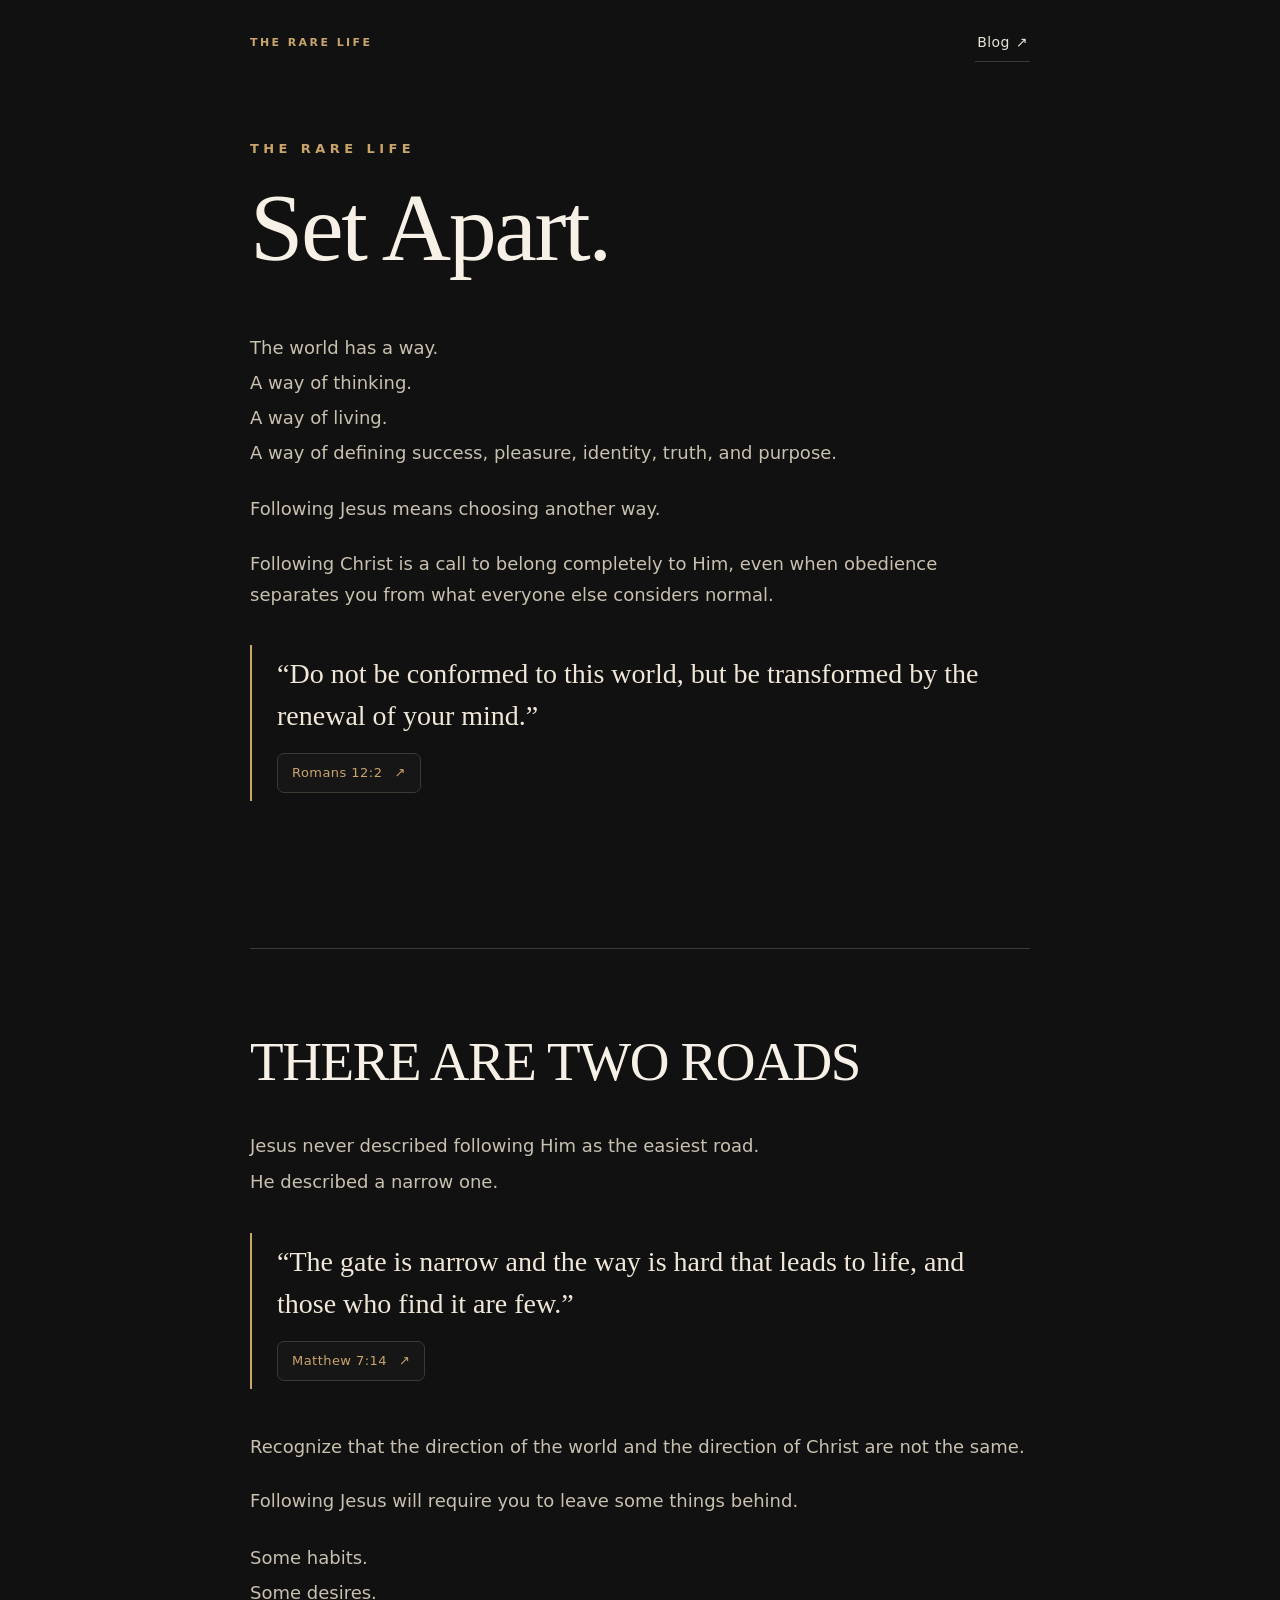
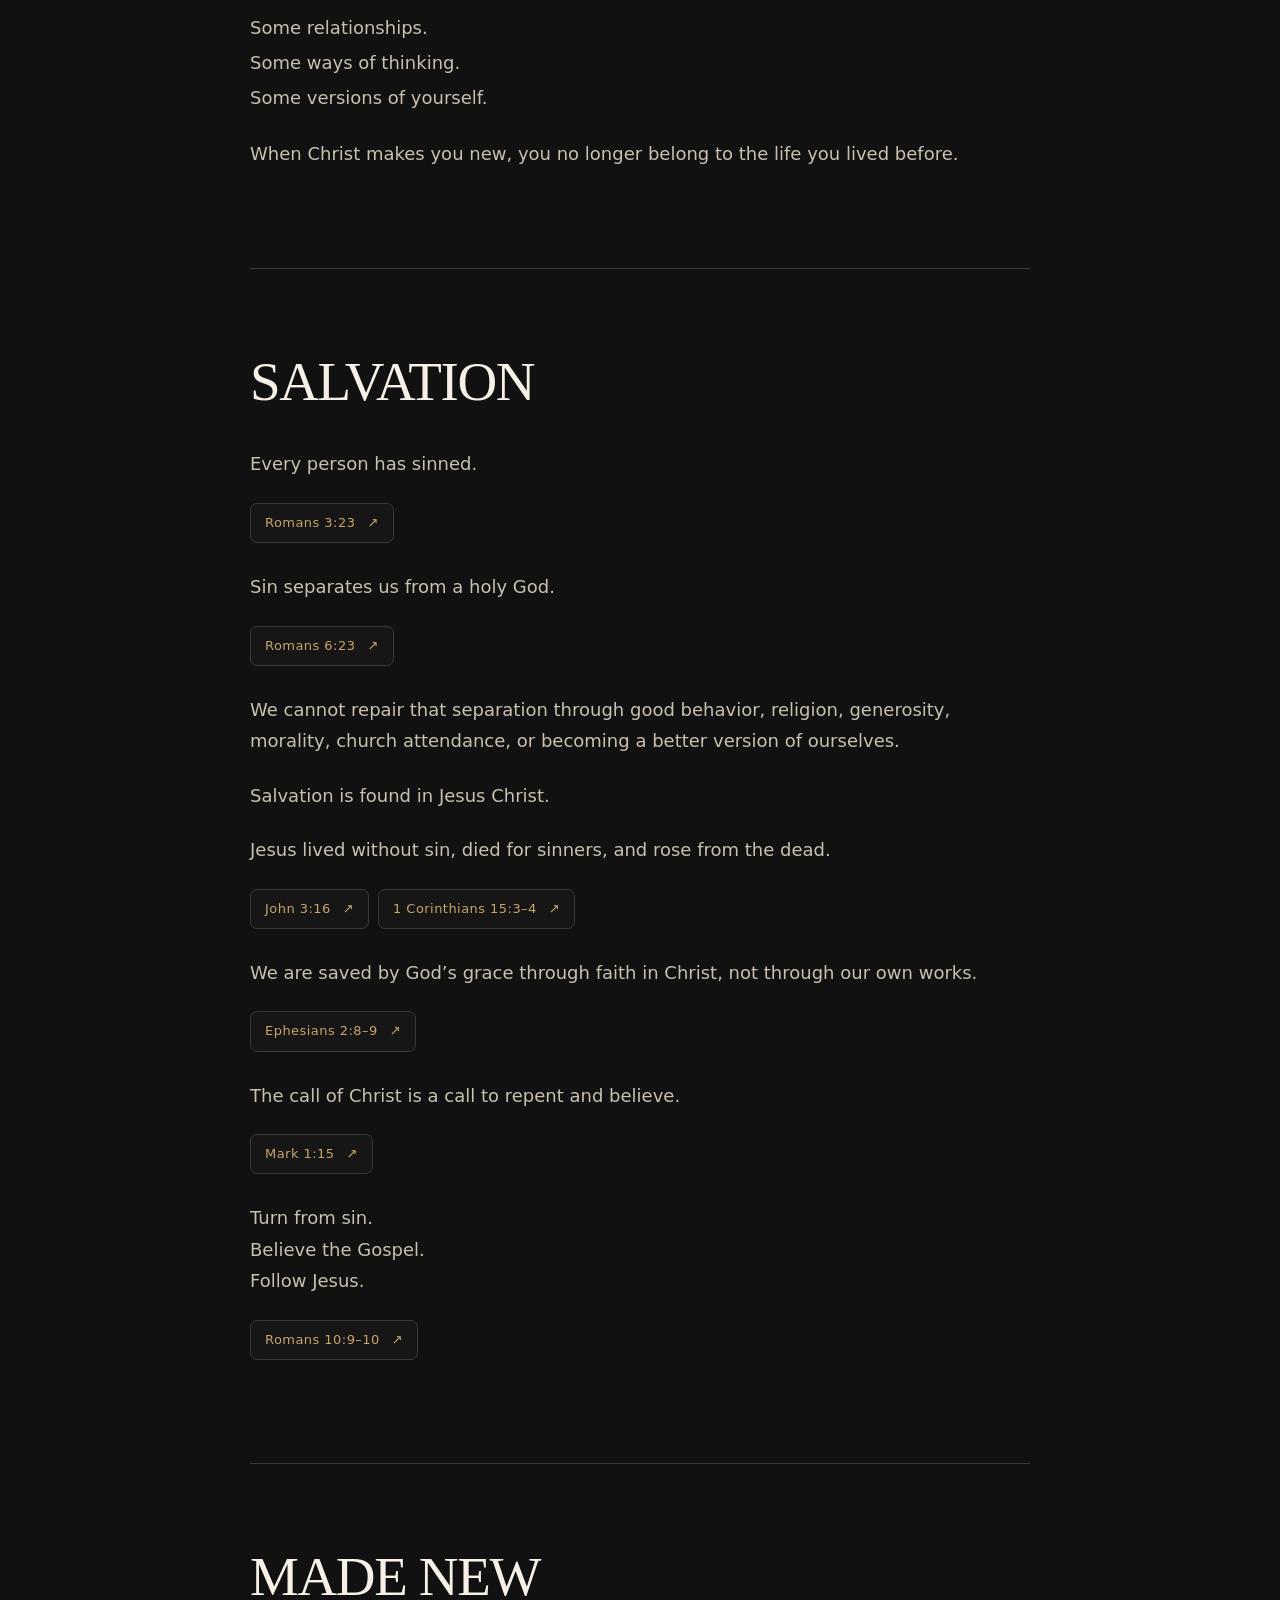
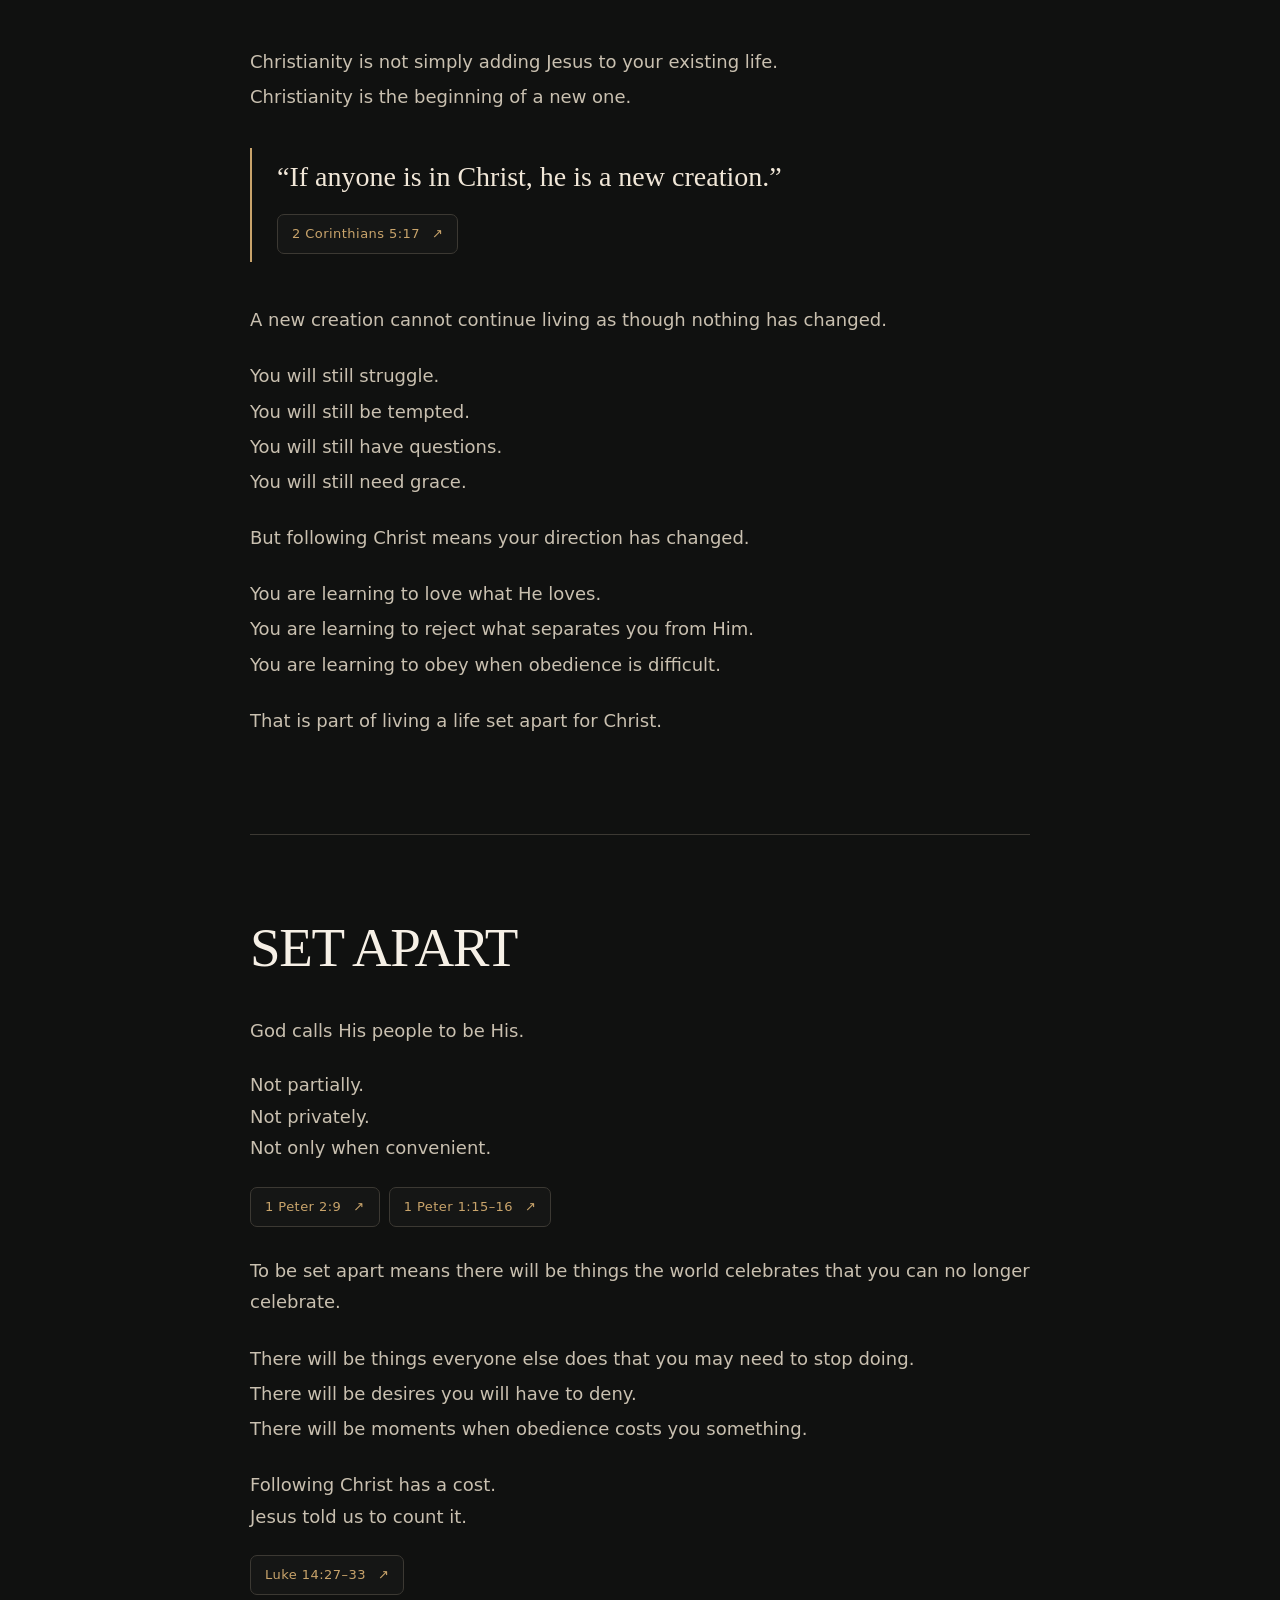
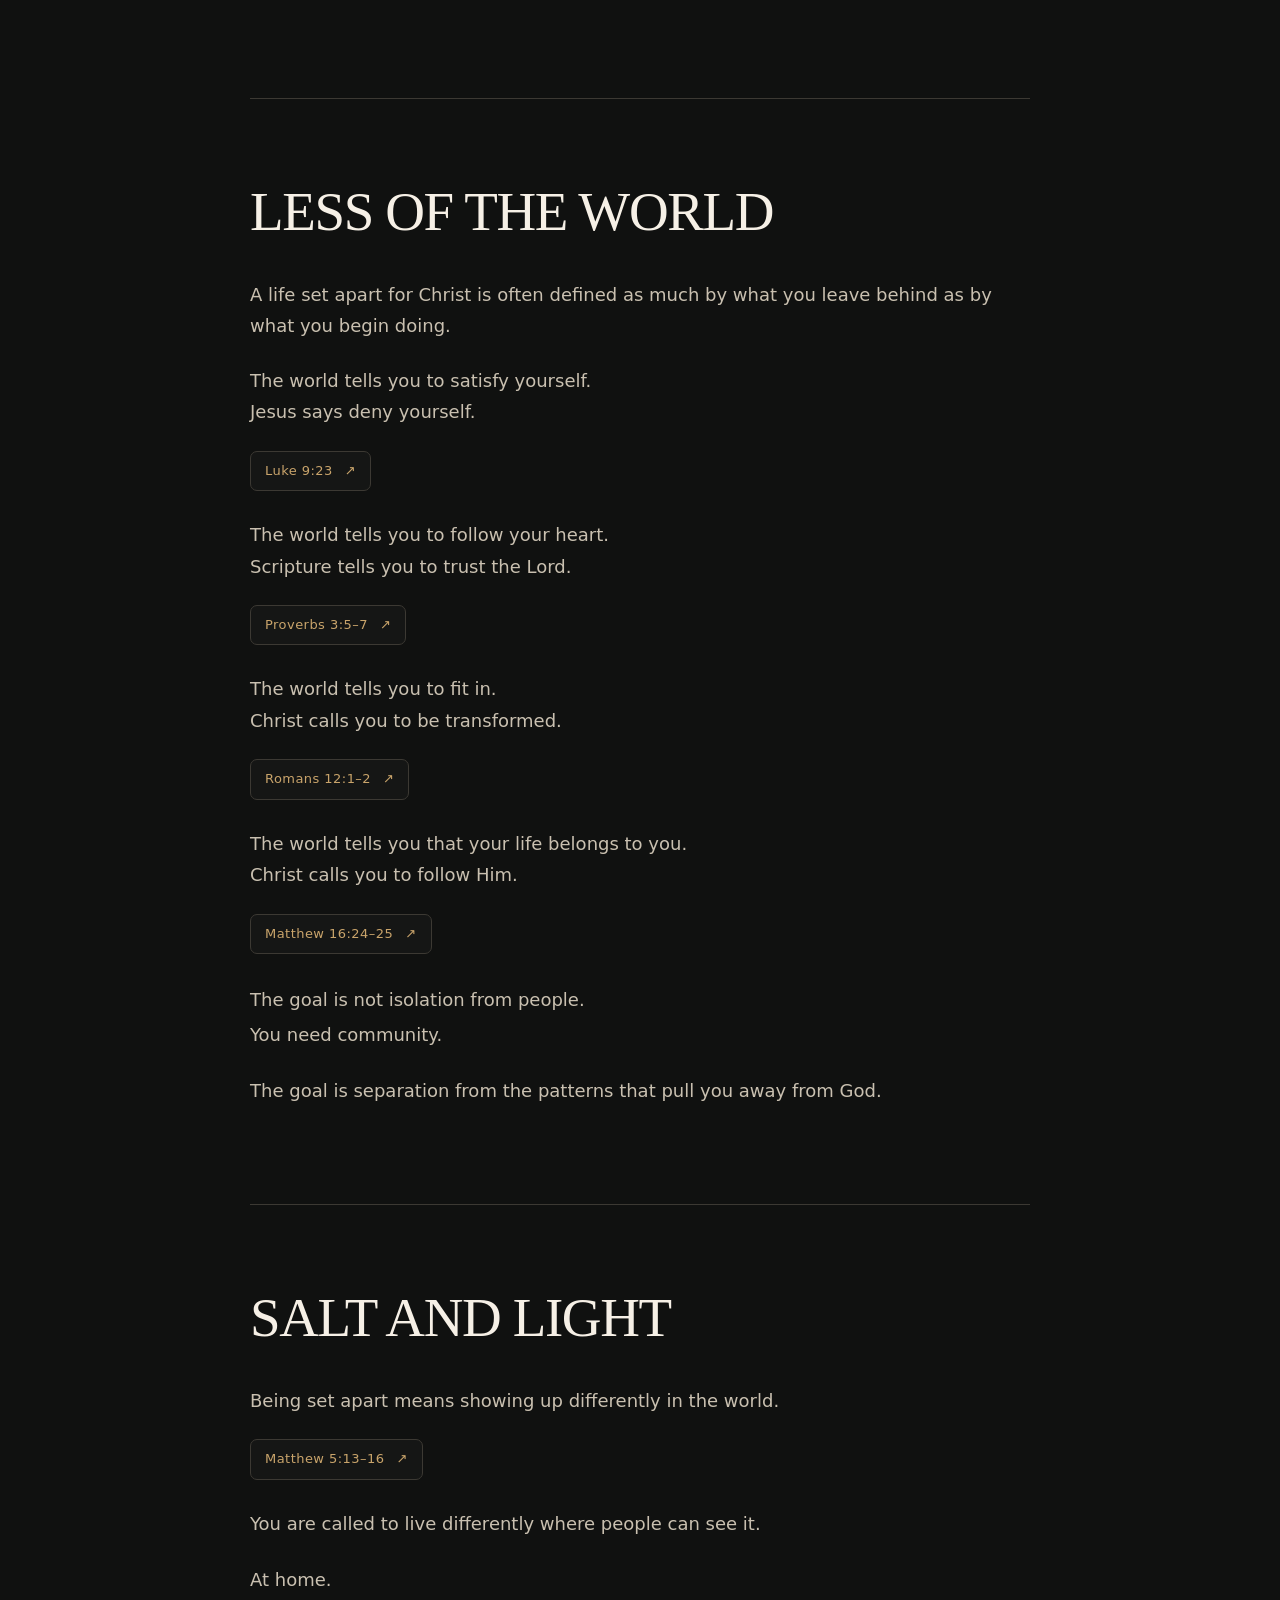
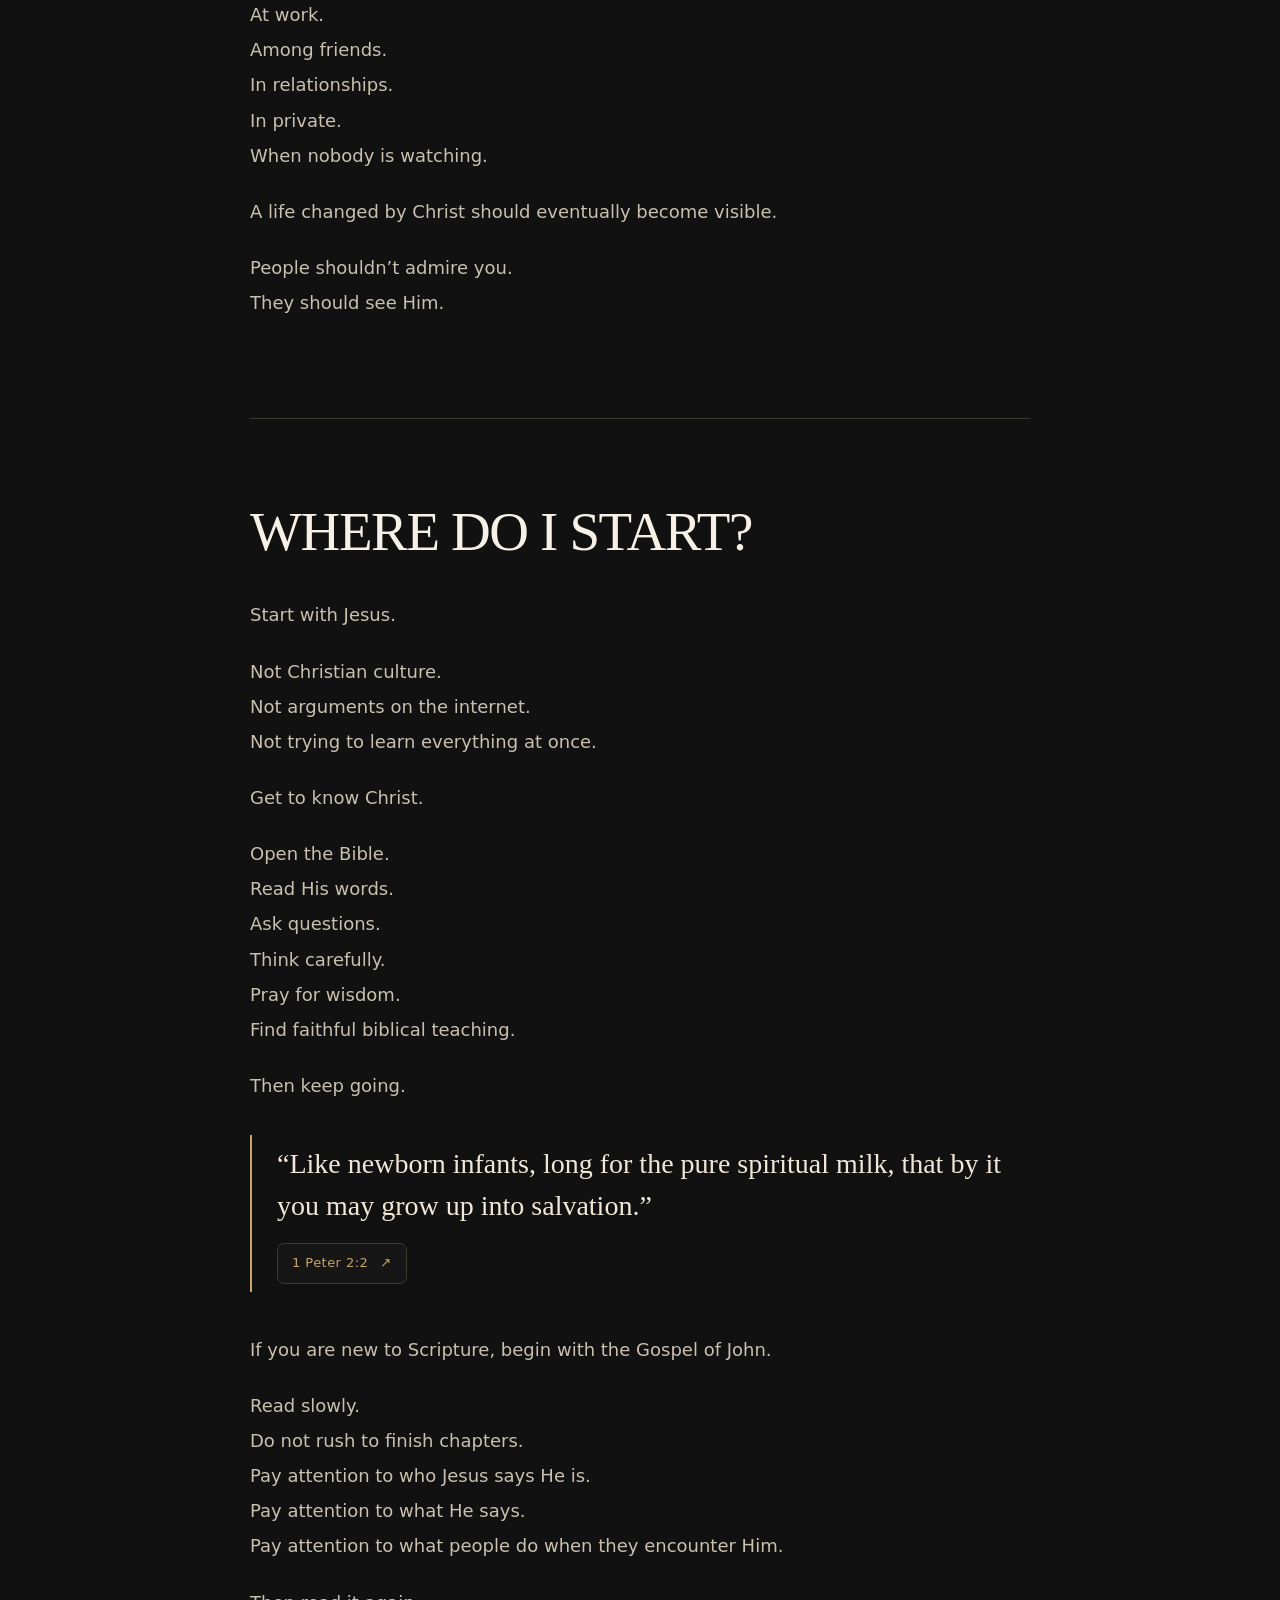
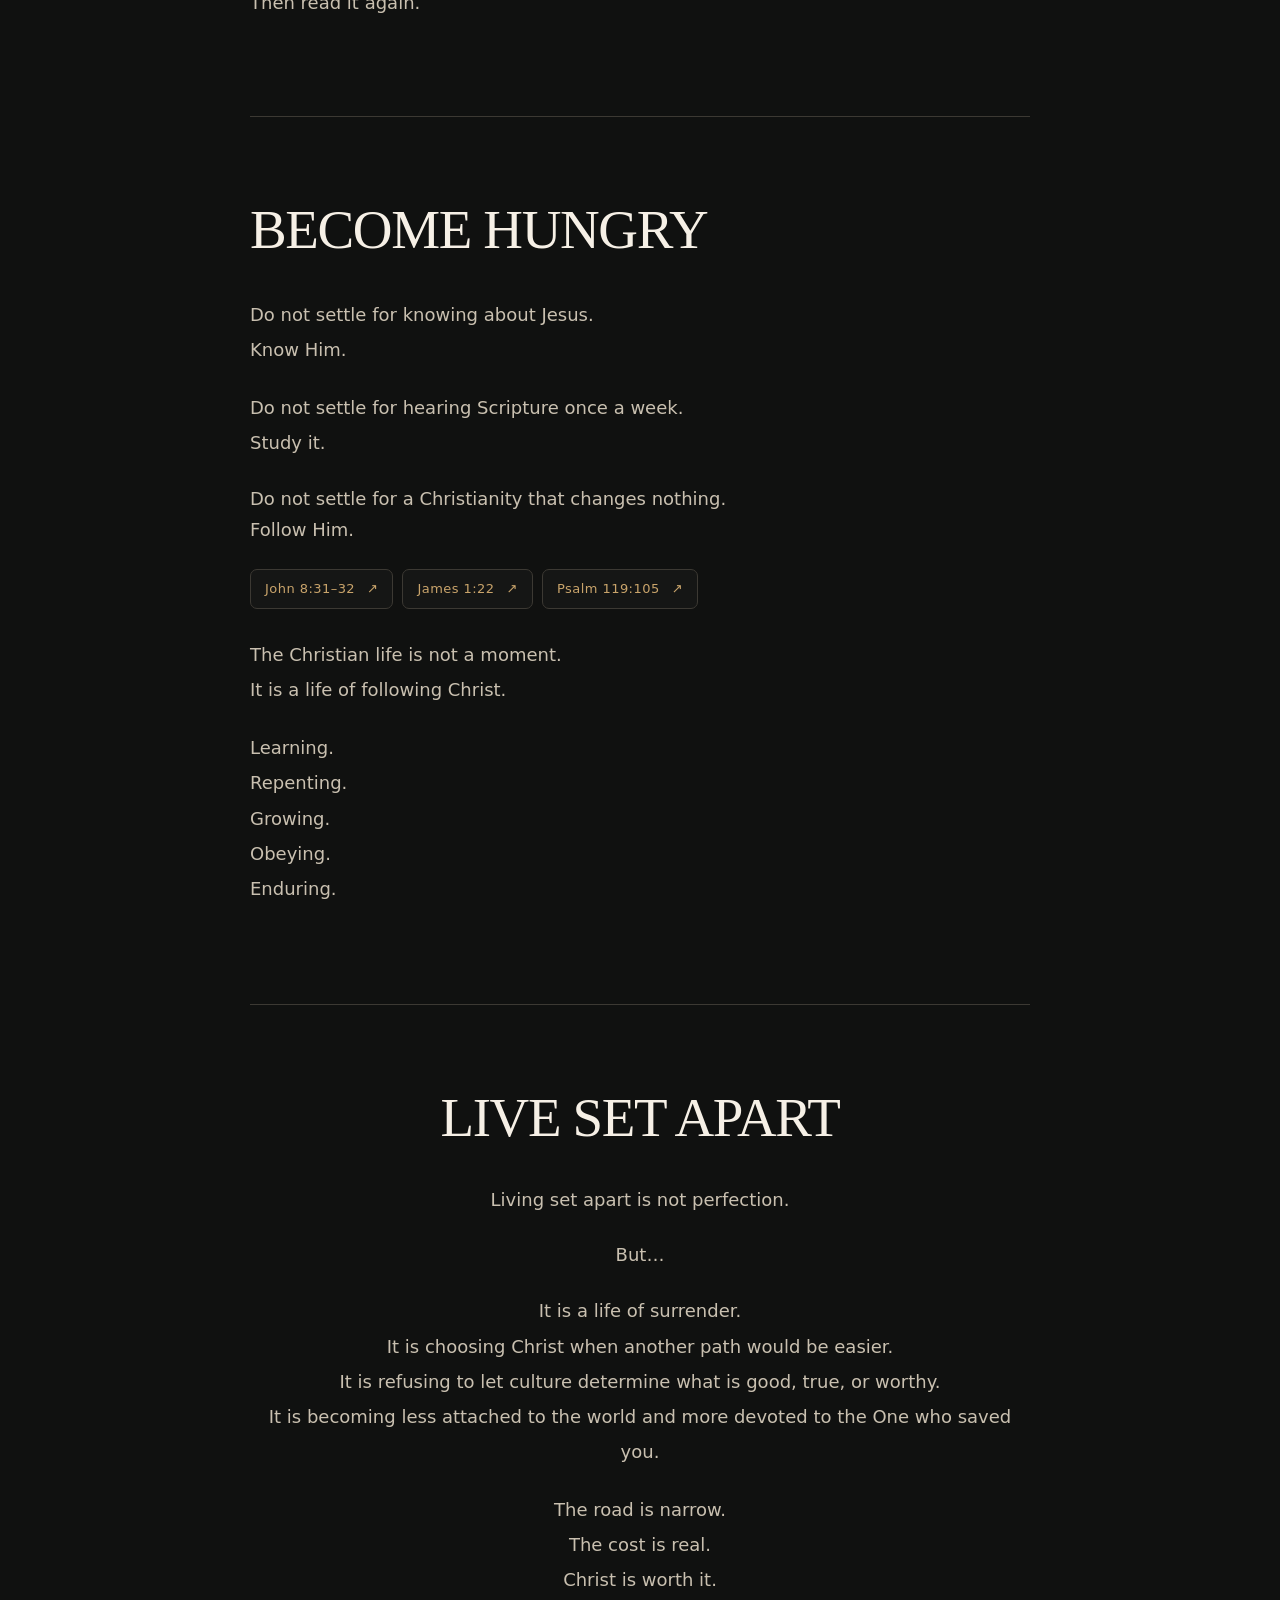
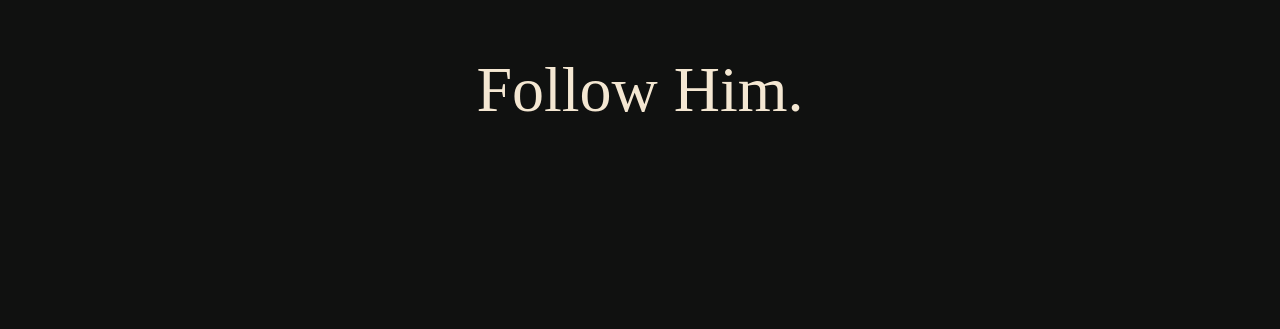
<file: index.html>
<!doctype html><html lang="en"><head><meta charset="utf-8"><meta name="viewport" content="width=device-width,initial-scale=1"><title>The Rare Life — Set Apart</title><style>html,body{margin:0;background:#101110}</style><style>/* The Rare Life — scoped styling for Vzy */
#rare-life-site{--rl-bg:#101110;--rl-text:#e9e2d5;--rl-muted:#c9c0b0;--rl-gold:#c9a46b;--rl-line:#3c3933;box-sizing:border-box;width:100%;max-width:none;margin:0 auto;padding:0 22px 110px;background:var(--rl-bg);color:var(--rl-text);font:400 18px/1.75 system-ui,-apple-system,"Segoe UI",Arial,sans-serif;text-align:left}
#rare-life-site *{box-sizing:border-box}
#rare-life-site .rl-intro,#rare-life-site .rl-section{max-width:780px;margin:0 auto;padding:82px 0 75px}
#rare-life-site .rl-intro{padding-top:125px;padding-bottom:105px}
#rare-life-site .rl-section{border-top:1px solid var(--rl-line)}
#rare-life-site .rl-site-name{font-size:13px;letter-spacing:.34em;font-weight:750;color:var(--rl-gold);text-transform:uppercase;margin:0 0 14px}
#rare-life-site h1,#rare-life-site h2{font-family:Georgia,"Times New Roman",serif;color:#f6f0e6;letter-spacing:-.025em;line-height:1.12;font-weight:500}
#rare-life-site h1{font-size:clamp(52px,9vw,96px);margin:0 0 48px}
#rare-life-site h2{font-size:clamp(33px,5vw,55px);margin:0 0 36px}
#rare-life-site p{font-size:inherit;line-height:inherit;color:var(--rl-muted);margin:0 0 23px}
#rare-life-site .rl-lines{line-height:1.95}
#rare-life-site .rl-quote{border-left:2px solid var(--rl-gold);padding:8px 0 8px 25px;margin:34px 0 42px;background:none}
#rare-life-site .rl-quote p{font:normal clamp(21px,3vw,28px)/1.5 Georgia,"Times New Roman",serif;color:#f1e7d8;margin:0 0 16px}
#rare-life-site .rl-references{display:flex;flex-wrap:wrap;gap:9px;margin:0 0 28px}
#rare-life-site a.rl-verse{display:inline-flex;align-items:center;gap:12px;text-decoration:none;color:var(--rl-gold);font-size:13px;line-height:1.4;letter-spacing:.035em;border:1px solid var(--rl-line);border-radius:7px;padding:10px 14px;background:#ffffff05}
#rare-life-site a.rl-verse:hover,#rare-life-site a.rl-verse:focus-visible{border-color:var(--rl-gold);background:#ffffff0c}
#rare-life-site .rl-section:last-child{text-align:center;padding-bottom:90px}
#rare-life-site .rl-section:last-child p:last-child{font:normal clamp(38px,7vw,64px)/1.2 Georgia,"Times New Roman",serif;color:#f4e7d2;margin:55px 0 0}
@media(max-width:600px){#rare-life-site{padding:0 20px 70px;font-size:16px}#rare-life-site .rl-intro,#rare-life-site .rl-section{padding:62px 0}#rare-life-site .rl-intro{padding-top:90px}#rare-life-site h1{margin-bottom:34px}#rare-life-site h2{margin-bottom:25px}#rare-life-site .rl-quote{padding-left:16px}}

/* Minimal navigation — link opens outside the Vzy iframe. */
#rare-life-site .rl-topbar{max-width:780px;margin:0 auto;display:flex;align-items:center;justify-content:space-between;gap:16px;padding:24px 0 0}
#rare-life-site .rl-topbar-brand{font-size:11px;font-weight:700;letter-spacing:.22em;color:var(--rl-gold);text-decoration:none}
#rare-life-site .rl-blog-link{display:inline-flex;align-items:center;gap:6px;font-size:14px;letter-spacing:.03em;color:var(--rl-text);text-decoration:none;border-bottom:1px solid var(--rl-line);padding:6px 2px}
#rare-life-site .rl-blog-link:hover,#rare-life-site .rl-blog-link:focus-visible{color:var(--rl-gold);border-color:var(--rl-gold)}
#rare-life-site .rl-intro{padding-top:76px}
@media(max-width:600px){#rare-life-site .rl-topbar{padding-top:20px}#rare-life-site .rl-intro{padding-top:60px}}
</style></head><body><main id="rare-life-site" class="rare-life-site" aria-label="The Rare Life">
<nav class="rl-topbar" aria-label="Main navigation">
  <span class="rl-topbar-brand">THE RARE LIFE</span>
  <a class="rl-blog-link" href="https://the-rare-life.com/rareblog" target="_top" rel="noopener">Blog <span aria-hidden="true">↗</span></a>
</nav>
<header class="rl-intro"><p class="rl-site-name">THE RARE LIFE</p><h1>Set Apart.</h1><p class="rl-lines">The world has a way.<br>A way of thinking.<br>A way of living.<br>A way of defining success, pleasure, identity, truth, and purpose.</p><p>Following Jesus means choosing another way.</p><p>Following Christ is a call to belong completely to Him, even when obedience separates you from what everyone else considers normal.</p><blockquote class="rl-quote"><p>“Do not be conformed to this world, but be transformed by the renewal of your mind.”</p><a class="rl-verse" href="https://www.esv.org/Romans+12/" target="_blank" rel="noopener noreferrer" aria-label="Read Romans 12:2 in ESV chapter context">Romans 12:2 <span aria-hidden="true">↗</span></a></blockquote></header>
<section class="rl-section" id="there-are-two-roads"><h2>THERE ARE TWO ROADS</h2><p class="rl-lines">Jesus never described following Him as the easiest road.<br>He described a narrow one.</p><blockquote class="rl-quote"><p>“The gate is narrow and the way is hard that leads to life, and those who find it are few.”</p><a class="rl-verse" href="https://www.esv.org/Matthew+7/" target="_blank" rel="noopener noreferrer" aria-label="Read Matthew 7:14 in ESV chapter context">Matthew 7:14 <span aria-hidden="true">↗</span></a></blockquote><p>Recognize that the direction of the world and the direction of Christ are not the same.</p><p>Following Jesus will require you to leave some things behind.</p><p class="rl-lines">Some habits.<br>Some desires.<br>Some relationships.<br>Some ways of thinking.<br>Some versions of yourself.</p><p>When Christ makes you new, you no longer belong to the life you lived before.</p></section>
<section class="rl-section" id="salvation"><h2>SALVATION</h2><p>Every person has sinned.</p><div class="rl-references"><a class="rl-verse" href="https://www.esv.org/Romans+3/" target="_blank" rel="noopener noreferrer" aria-label="Read Romans 3:23 in ESV chapter context">Romans 3:23 <span aria-hidden="true">↗</span></a></div><p>Sin separates us from a holy God.</p><div class="rl-references"><a class="rl-verse" href="https://www.esv.org/Romans+6/" target="_blank" rel="noopener noreferrer" aria-label="Read Romans 6:23 in ESV chapter context">Romans 6:23 <span aria-hidden="true">↗</span></a></div><p>We cannot repair that separation through good behavior, religion, generosity, morality, church attendance, or becoming a better version of ourselves.</p><p>Salvation is found in Jesus Christ.</p><p>Jesus lived without sin, died for sinners, and rose from the dead.</p><div class="rl-references"><a class="rl-verse" href="https://www.esv.org/John+3/" target="_blank" rel="noopener noreferrer" aria-label="Read John 3:16 in ESV chapter context">John 3:16 <span aria-hidden="true">↗</span></a><a class="rl-verse" href="https://www.esv.org/1+Corinthians+15/" target="_blank" rel="noopener noreferrer" aria-label="Read 1 Corinthians 15:3–4 in ESV chapter context">1 Corinthians 15:3–4 <span aria-hidden="true">↗</span></a></div><p>We are saved by God’s grace through faith in Christ, not through our own works.</p><div class="rl-references"><a class="rl-verse" href="https://www.esv.org/Ephesians+2/" target="_blank" rel="noopener noreferrer" aria-label="Read Ephesians 2:8–9 in ESV chapter context">Ephesians 2:8–9 <span aria-hidden="true">↗</span></a></div><p>The call of Christ is a call to repent and believe.</p><div class="rl-references"><a class="rl-verse" href="https://www.esv.org/Mark+1/" target="_blank" rel="noopener noreferrer" aria-label="Read Mark 1:15 in ESV chapter context">Mark 1:15 <span aria-hidden="true">↗</span></a></div><p>Turn from sin.<br>Believe the Gospel.<br>Follow Jesus.</p><div class="rl-references"><a class="rl-verse" href="https://www.esv.org/Romans+10/" target="_blank" rel="noopener noreferrer" aria-label="Read Romans 10:9–10 in ESV chapter context">Romans 10:9–10 <span aria-hidden="true">↗</span></a></div></section>
<section class="rl-section" id="made-new"><h2>MADE NEW</h2><p class="rl-lines">Christianity is not simply adding Jesus to your existing life.<br>Christianity is the beginning of a new one.</p><blockquote class="rl-quote"><p>“If anyone is in Christ, he is a new creation.”</p><a class="rl-verse" href="https://www.esv.org/2+Corinthians+5/" target="_blank" rel="noopener noreferrer" aria-label="Read 2 Corinthians 5:17 in ESV chapter context">2 Corinthians 5:17 <span aria-hidden="true">↗</span></a></blockquote><p>A new creation cannot continue living as though nothing has changed.</p><p class="rl-lines">You will still struggle.<br>You will still be tempted.<br>You will still have questions.<br>You will still need grace.</p><p>But following Christ means your direction has changed.</p><p class="rl-lines">You are learning to love what He loves.<br>You are learning to reject what separates you from Him.<br>You are learning to obey when obedience is difficult.</p><p>That is part of living a life set apart for Christ.</p></section>
<section class="rl-section" id="set-apart"><h2>SET APART</h2><p>God calls His people to be His.</p><p>Not partially.<br>Not privately.<br>Not only when convenient.</p><div class="rl-references"><a class="rl-verse" href="https://www.esv.org/1+Peter+2/" target="_blank" rel="noopener noreferrer" aria-label="Read 1 Peter 2:9 in ESV chapter context">1 Peter 2:9 <span aria-hidden="true">↗</span></a><a class="rl-verse" href="https://www.esv.org/1+Peter+1/" target="_blank" rel="noopener noreferrer" aria-label="Read 1 Peter 1:15–16 in ESV chapter context">1 Peter 1:15–16 <span aria-hidden="true">↗</span></a></div><p>To be set apart means there will be things the world celebrates that you can no longer celebrate.</p><p class="rl-lines">There will be things everyone else does that you may need to stop doing.<br>There will be desires you will have to deny.<br>There will be moments when obedience costs you something.</p><p>Following Christ has a cost.<br>Jesus told us to count it.</p><div class="rl-references"><a class="rl-verse" href="https://www.esv.org/Luke+14/" target="_blank" rel="noopener noreferrer" aria-label="Read Luke 14:27–33 in ESV chapter context">Luke 14:27–33 <span aria-hidden="true">↗</span></a></div></section>
<section class="rl-section" id="less-of-the-world"><h2>LESS OF THE WORLD</h2><p>A life set apart for Christ is often defined as much by what you leave behind as by what you begin doing.</p><p>The world tells you to satisfy yourself.<br>Jesus says deny yourself.</p><div class="rl-references"><a class="rl-verse" href="https://www.esv.org/Luke+9/" target="_blank" rel="noopener noreferrer" aria-label="Read Luke 9:23 in ESV chapter context">Luke 9:23 <span aria-hidden="true">↗</span></a></div><p>The world tells you to follow your heart.<br>Scripture tells you to trust the Lord.</p><div class="rl-references"><a class="rl-verse" href="https://www.esv.org/Proverbs+3/" target="_blank" rel="noopener noreferrer" aria-label="Read Proverbs 3:5–7 in ESV chapter context">Proverbs 3:5–7 <span aria-hidden="true">↗</span></a></div><p>The world tells you to fit in.<br>Christ calls you to be transformed.</p><div class="rl-references"><a class="rl-verse" href="https://www.esv.org/Romans+12/" target="_blank" rel="noopener noreferrer" aria-label="Read Romans 12:1–2 in ESV chapter context">Romans 12:1–2 <span aria-hidden="true">↗</span></a></div><p>The world tells you that your life belongs to you.<br>Christ calls you to follow Him.</p><div class="rl-references"><a class="rl-verse" href="https://www.esv.org/Matthew+16/" target="_blank" rel="noopener noreferrer" aria-label="Read Matthew 16:24–25 in ESV chapter context">Matthew 16:24–25 <span aria-hidden="true">↗</span></a></div><p class="rl-lines">The goal is not isolation from people.<br>You need community.</p><p>The goal is separation from the patterns that pull you away from God.</p></section>
<section class="rl-section" id="salt-and-light"><h2>SALT AND LIGHT</h2><p>Being set apart means showing up differently in the world.</p><div class="rl-references"><a class="rl-verse" href="https://www.esv.org/Matthew+5/" target="_blank" rel="noopener noreferrer" aria-label="Read Matthew 5:13–16 in ESV chapter context">Matthew 5:13–16 <span aria-hidden="true">↗</span></a></div><p>You are called to live differently where people can see it.</p><p class="rl-lines">At home.<br>At work.<br>Among friends.<br>In relationships.<br>In private.<br>When nobody is watching.</p><p>A life changed by Christ should eventually become visible.</p><p class="rl-lines">People shouldn’t admire you.<br>They should see Him.</p></section>
<section class="rl-section" id="where-do-i-start"><h2>WHERE DO I START?</h2><p>Start with Jesus.</p><p class="rl-lines">Not Christian culture.<br>Not arguments on the internet.<br>Not trying to learn everything at once.</p><p>Get to know Christ.</p><p class="rl-lines">Open the Bible.<br>Read His words.<br>Ask questions.<br>Think carefully.<br>Pray for wisdom.<br>Find faithful biblical teaching.</p><p>Then keep going.</p><blockquote class="rl-quote"><p>“Like newborn infants, long for the pure spiritual milk, that by it you may grow up into salvation.”</p><a class="rl-verse" href="https://www.esv.org/1+Peter+2/" target="_blank" rel="noopener noreferrer" aria-label="Read 1 Peter 2:2 in ESV chapter context">1 Peter 2:2 <span aria-hidden="true">↗</span></a></blockquote><p>If you are new to Scripture, begin with the Gospel of John.</p><p class="rl-lines">Read slowly.<br>Do not rush to finish chapters.<br>Pay attention to who Jesus says He is.<br>Pay attention to what He says.<br>Pay attention to what people do when they encounter Him.</p><p>Then read it again.</p></section>
<section class="rl-section" id="become-hungry"><h2>BECOME HUNGRY</h2><p class="rl-lines">Do not settle for knowing about Jesus.<br>Know Him.</p><p class="rl-lines">Do not settle for hearing Scripture once a week.<br>Study it.</p><p>Do not settle for a Christianity that changes nothing.<br>Follow Him.</p><div class="rl-references"><a class="rl-verse" href="https://www.esv.org/John+8/" target="_blank" rel="noopener noreferrer" aria-label="Read John 8:31–32 in ESV chapter context">John 8:31–32 <span aria-hidden="true">↗</span></a><a class="rl-verse" href="https://www.esv.org/James+1/" target="_blank" rel="noopener noreferrer" aria-label="Read James 1:22 in ESV chapter context">James 1:22 <span aria-hidden="true">↗</span></a><a class="rl-verse" href="https://www.esv.org/Psalm+119/" target="_blank" rel="noopener noreferrer" aria-label="Read Psalm 119:105 in ESV chapter context">Psalm 119:105 <span aria-hidden="true">↗</span></a></div><p class="rl-lines">The Christian life is not a moment.<br>It is a life of following Christ.</p><p class="rl-lines">Learning.<br>Repenting.<br>Growing.<br>Obeying.<br>Enduring.</p></section>
<section class="rl-section" id="live-set-apart"><h2>LIVE SET APART</h2><p>Living set apart is not perfection.</p><p>But…</p><p class="rl-lines">It is a life of surrender.<br>It is choosing Christ when another path would be easier.<br>It is refusing to let culture determine what is good, true, or worthy.<br>It is becoming less attached to the world and more devoted to the One who saved you.</p><p class="rl-lines">The road is narrow.<br>The cost is real.<br>Christ is worth it.</p><p>Follow Him.</p></section>
</main>
</body></html>
</file>
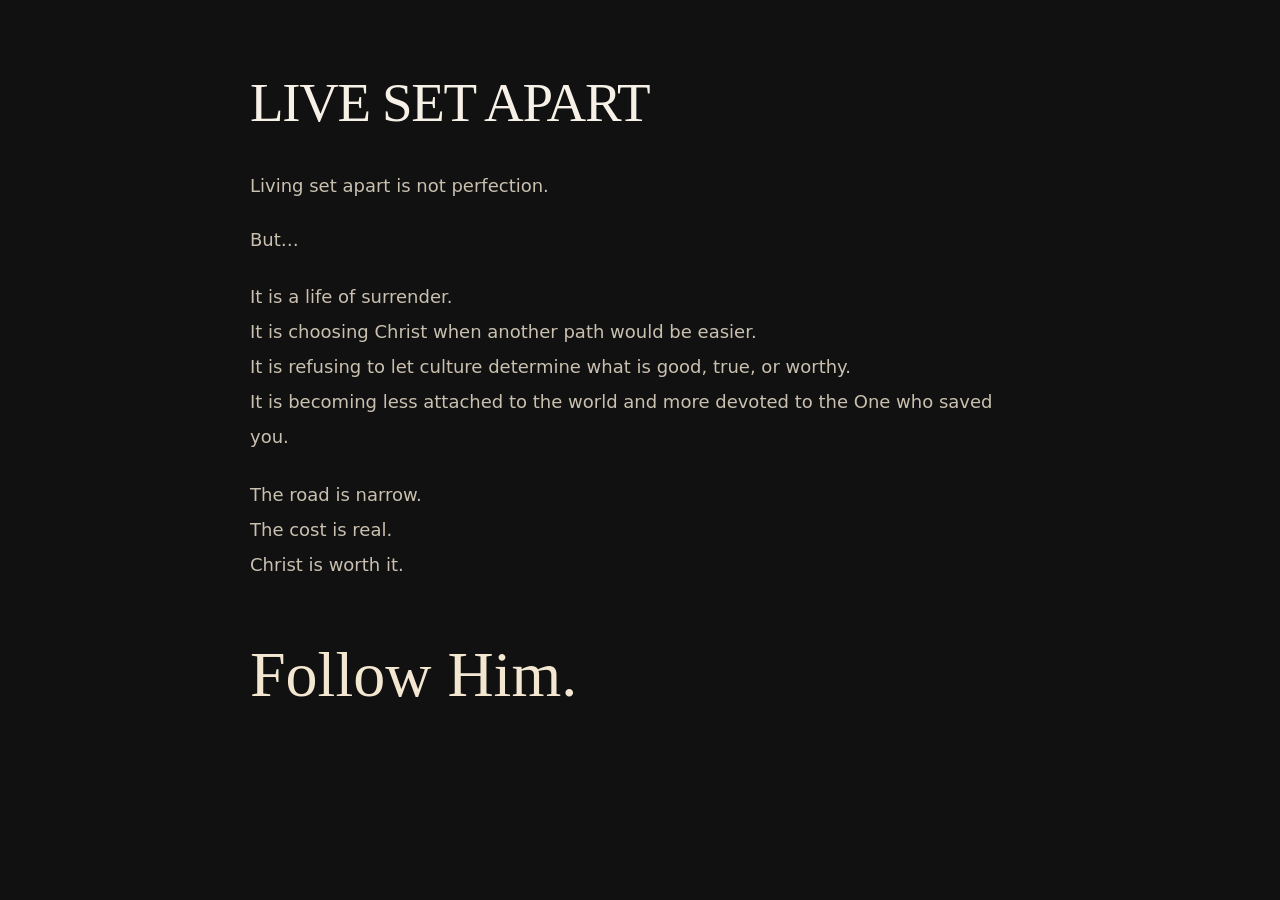
<file: the-rare-life-embed-05-live-set-apart.html>
<!doctype html>
<html lang="en"><head><meta charset="utf-8"><meta name="viewport" content="width=device-width, initial-scale=1"><title>The Rare Life — Section 5</title>
<style>html,body{margin:0;padding:0;background:#101110;overflow-x:hidden}body{min-height:100vh}</style>
</head><body>
<style>
/* The Rare Life — original palette, left-aligned, isolated to this embed */
#rare-life-05-live-set-apart {
  --rl-bg:#101110;--rl-text:#e9e2d5;--rl-muted:#c9c0b0;
  --rl-gold:#c9a46b;--rl-line:#3c3933;
  box-sizing:border-box;width:100%;margin:0;padding:0 24px;
  background:var(--rl-bg);color:var(--rl-text);
  font-family:system-ui,-apple-system,"Segoe UI",Arial,sans-serif;
  font-size:18px;line-height:1.75;text-align:left;
}
#rare-life-05-live-set-apart * {box-sizing:border-box}
#rare-life-05-live-set-apart .rl-section {max-width:780px;margin:0 auto;padding:72px 0 75px;text-align:left}
#rare-life-05-live-set-apart .rl-section + .rl-section {border-top:1px solid var(--rl-line)}
#rare-life-05-live-set-apart h2 {font-family:Georgia,"Times New Roman",serif !important;
  color:#f6f0e6 !important;font-size:clamp(33px,5vw,55px) !important;
  letter-spacing:-.025em;line-height:1.12;font-weight:500;
  text-align:left;margin:0 0 36px}
#rare-life-05-live-set-apart p {font-size:inherit;line-height:1.75;color:var(--rl-muted);margin:0 0 23px;text-align:left}
#rare-life-05-live-set-apart .rl-lines {line-height:1.95}
#rare-life-05-live-set-apart .rl-quote {border-left:2px solid var(--rl-gold);padding:8px 0 8px 25px;
  margin:34px 0 42px;background:transparent;text-align:left}
#rare-life-05-live-set-apart .rl-quote p {font:normal clamp(21px,3vw,28px)/1.5 Georgia,"Times New Roman",serif;
  color:#f1e7d8;margin:0 0 16px}
#rare-life-05-live-set-apart .rl-references {display:flex;flex-wrap:wrap;gap:9px;margin:0 0 28px}
#rare-life-05-live-set-apart a.rl-verse {display:inline-flex;align-items:center;gap:12px;
  text-decoration:none;color:var(--rl-gold);font-size:13px;line-height:1.4;
  letter-spacing:.035em;border:1px solid var(--rl-line);border-radius:7px;
  padding:10px 14px;background:#ffffff05}
#rare-life-05-live-set-apart a.rl-verse:hover,#rare-life-05-live-set-apart a.rl-verse:focus-visible {border-color:var(--rl-gold);background:#ffffff0c}
#rare-life-05-live-set-apart .rl-ending {font:normal clamp(38px,7vw,64px)/1.2 Georgia,"Times New Roman",serif;
  color:#f4e7d2;margin:55px 0 0;text-align:left}
#rare-life-05-live-set-apart .rl-ending a {color:inherit;text-decoration:none;border-bottom:none;}
#rare-life-05-live-set-apart .rl-ending a:hover,#rare-life-05-live-set-apart .rl-ending a:focus-visible {color:var(--rl-gold);text-decoration:none;border-bottom:none;}
@media(max-width:600px) {
  #rare-life-05-live-set-apart {padding:0 20px;font-size:16px}
  #rare-life-05-live-set-apart .rl-section {padding:58px 0 62px}
  #rare-life-05-live-set-apart h2 {margin-bottom:25px}
  #rare-life-05-live-set-apart .rl-quote {padding-left:16px}
}
</style>
<div id="rare-life-05-live-set-apart" aria-label="The Rare Life: live-set-apart">
<section class="rl-section" id="live-set-apart"><h2>LIVE SET APART</h2><p>Living set apart is not perfection.</p><p>But…</p><p class="rl-lines">It is a life of surrender.<br/>It is choosing Christ when another path would be easier.<br/>It is refusing to let culture determine what is good, true, or worthy.<br/>It is becoming less attached to the world and more devoted to the One who saved you.</p><p class="rl-lines">The road is narrow.<br/>The cost is real.<br/>Christ is worth it.</p><p class="rl-ending"><a href="https://www.esv.org/" target="_blank" rel="noopener noreferrer">Follow Him.</a></p></section>
</div>

</body></html>
</file>
